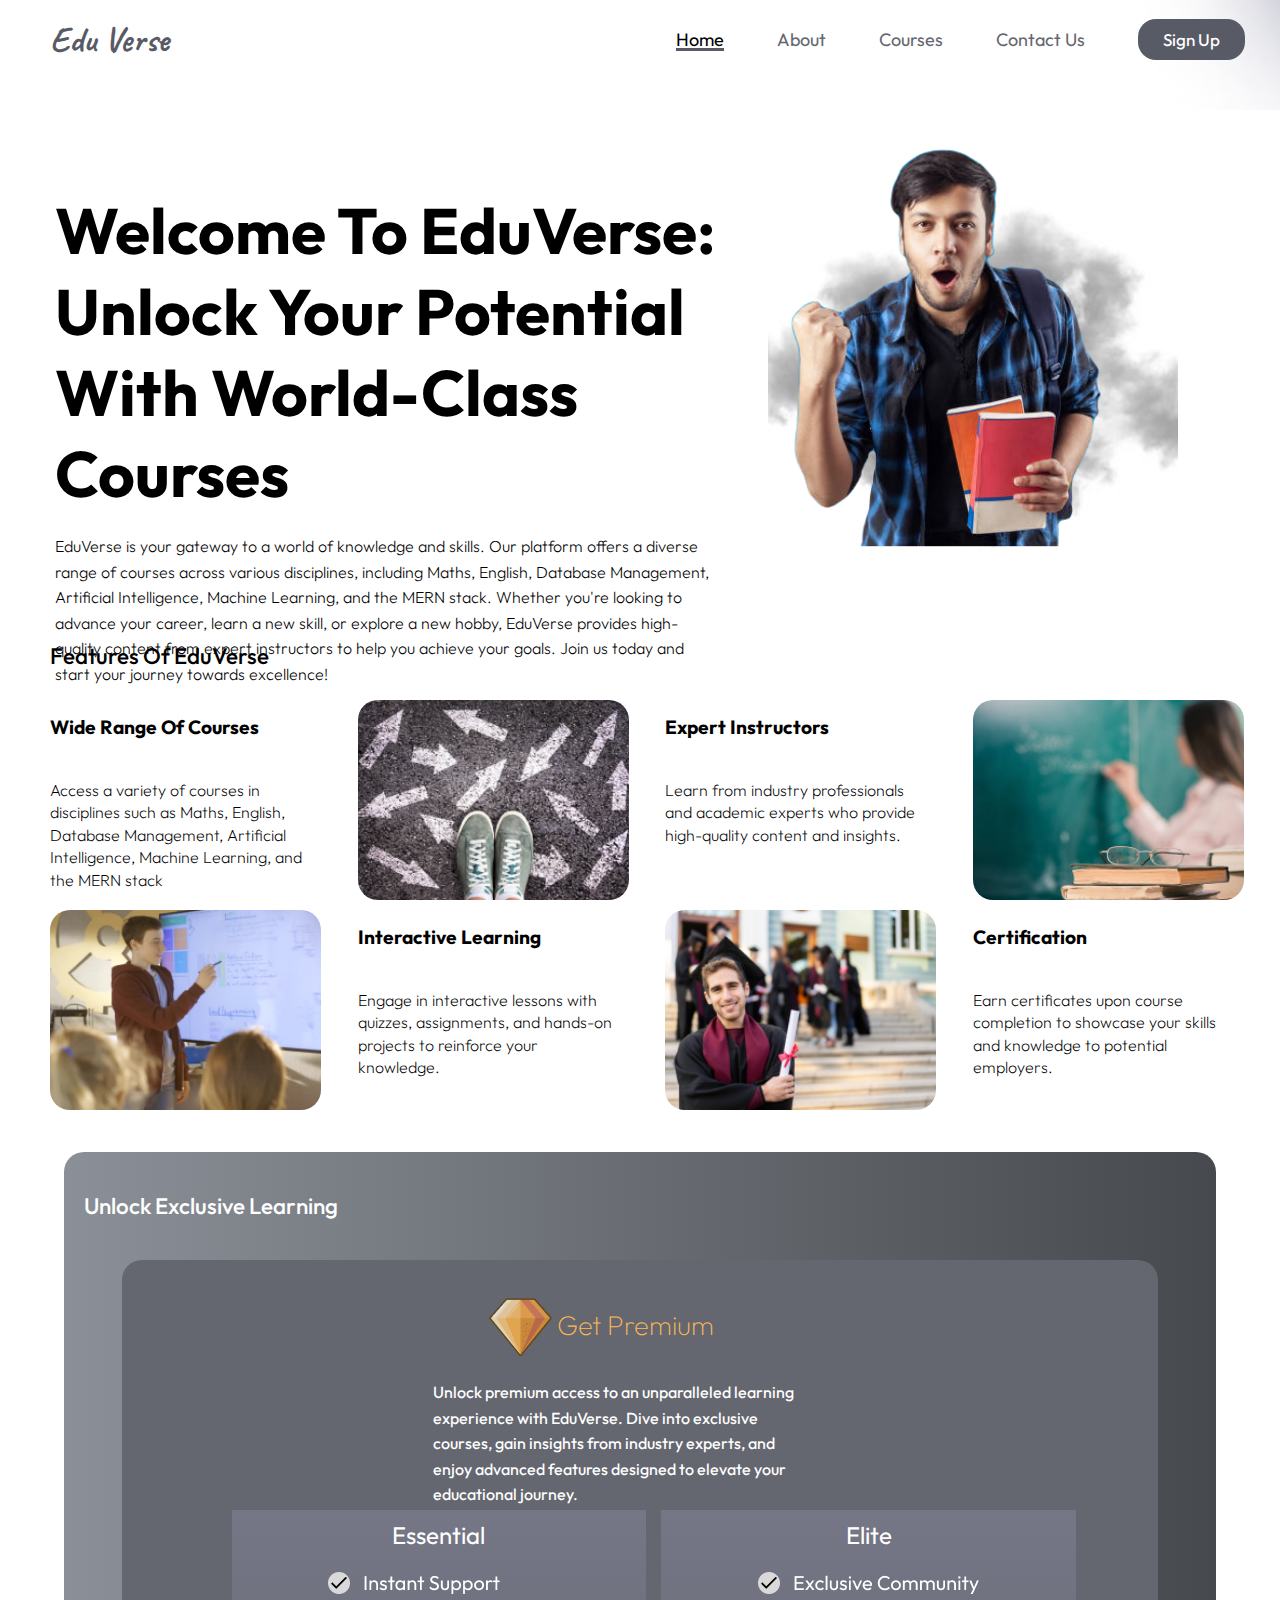
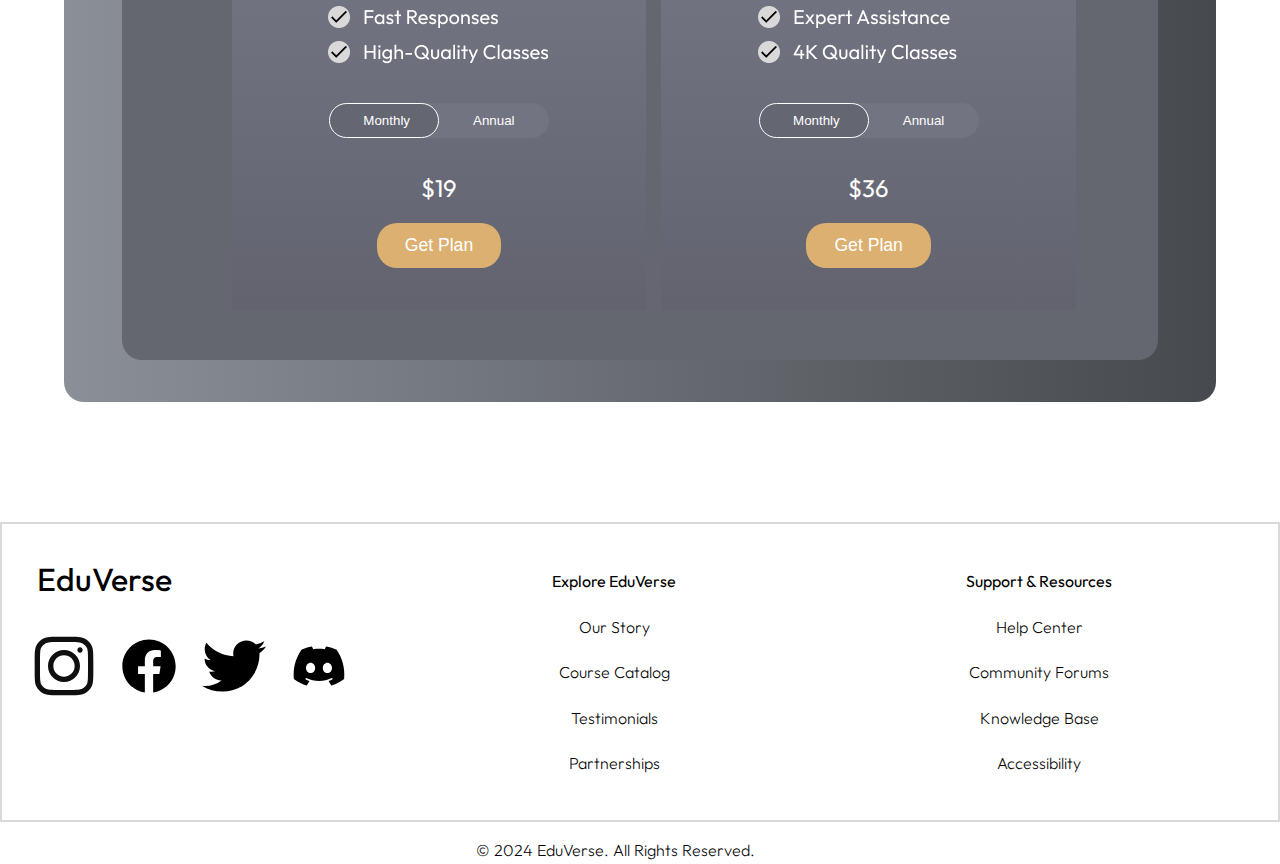
<file: index.html>
<!DOCTYPE html>
<html lang="en">

<head>
    <meta charset="UTF-8">
    <meta name="viewport" content="width=device-width, initial-scale=1.0">
    <link rel="stylesheet" href="./css//style.css">
    <link rel="stylesheet" href="https://cdnjs.cloudflare.com/ajax/libs/font-awesome/5.15.3/css/all.min.css" />
    <title>EDUVERSE</title>
    <link rel="icon" href="./images//eduverse-icon.png" type="image/png" />
</head>

<body>
    <div class="container">
        <nav>
            <input type="checkbox" id="check">
            <label for="check" class="check-btn">
                <i class="fas fa-bars"></i>
            </label>
            <label class="logo">edu verse</label>
            <ul>
                <li><a href="#" class="active">Home</a></li>
                <li><a href="about.html">About</a></li>
                <li><a href="course.html">Courses</a></li>
                <li><a href="contact.html">Contact us</a></li>
                <li><a href="#" class="btn">Sign up</a></li>
                <div class="blur-img">
                    <img src="./images//blurNav.png" alt="">
                </div>
            </ul>

        </nav>

        <section id="hero">
            <div class="hero-body">
                <div class="image">
                    <img src="./images//heroImg.png" alt="">
                </div>
                <div class="contant">
                    <div class="head">
                        <h1>Welcome to EduVerse: Unlock Your Potential with World-Class Courses</h1>
                    </div>
                    <div class="discription">
                        <p>
                            EduVerse is your gateway to a world of knowledge and skills. Our platform offers a diverse
                            range of courses across various disciplines, including Maths, English, Database Management,
                            Artificial Intelligence, Machine Learning, and the MERN stack. Whether you're looking to
                            advance your career, learn a new skill, or explore a new hobby, EduVerse provides
                            high-quality content from expert instructors to help you achieve your goals. Join us today
                            and start your journey towards excellence!
                        </p>
                    </div>
                </div>

            </div>
        </section>
        <div class="features" id="features">
            <div class="sub-head">
                <h3>features of EduVerse</h3>
            </div>
            <div class="card-body">
                <div class="image left-contant-img">
                    <img src="./images/WideRange.png" alt="">
                </div>
                <div class="contant left-contant">
                    <h4 class="card-head">Wide Range of Courses</h4>
                    <p class="card-p">Access a variety of courses in disciplines such as Maths, English, Database
                        Management,
                        Artificial Intelligence, Machine Learning, and the MERN stack</p>
                </div>

            </div>
            <div class="card-body ">
                <div class="image left-contant-img">
                    <img src="./images/Expert.png" alt="">
                </div>
                <div class="contant left-contant">
                    <h4>Expert Instructors</h4>
                    <p class="card-p">Learn from industry professionals and academic experts who provide high-quality
                        content and
                        insights.</p>
                </div>
            </div>
            <div class="card-body">
                <div class="image">
                    <img src="./images/Interactive.png" alt="">
                </div>
                <div class="contant">
                    <h4>Interactive Learning</h4>
                    <p class="card-p">Engage in interactive lessons with quizzes, assignments, and hands-on projects to
                        reinforce your
                        knowledge.</p>
                </div>
            </div>
            <div class="card-body">
                <div class="image">
                    <img src="./images/Certification.png" alt="">
                </div>
                <div class="contant">
                    <h4>Certification</h4>
                    <p class="card-p">Earn certificates upon course completion to showcase your skills and knowledge to
                        potential
                        employers.</p>
                </div>
            </div>

        </div>

        <div class="Unlock-Exclusive">
            <div class="sub-head">
                <h3>Unlock Exclusive Learning</h3>
            </div>
            <div class="get-premium">
                <div class="head-body">
                    <div class="image">
                        <img src="./images/Diamond.png" alt="">
                    </div>
                    <div class="head">
                        <h3 class="h3">Get Premium</h3>
                    </div>
                </div>

                <div class="discription">
                    <div class="contant">
                        <p>
                            Unlock premium access to an unparalleled learning experience with EduVerse. Dive into
                            exclusive
                            courses, gain insights from industry experts, and enjoy advanced features designed to
                            elevate
                            your educational journey.
                        </p>
                    </div>
                </div>
                <div class="plans">
                    <div class="essential">
                        <h4>Essential</h4>
                        <div class="unlocks">
                            <img src="./images//essential-unlocks.png" alt="">
                        </div>
                        <div class="form-box">
                            <div class="button-box">
                                <div id="btn"></div>
                                <button type="button" class="toggle-btn" onclick="leftClick()">Monthly</button>
                                <button type="button" class="toggle-btn" onclick="rightClick()">Annual</button>
                            </div>
                            <div class="essential-monthly">
                                <h4>$19</h4>
                            </div>
                            <div class="essential-annual">
                                <h4> <del>$228</del> $199</h4>
                            </div>
                            <div class="button">
                                <button class="plan-btn" type="button">Get Plan</button>
                            </div>
                        </div>

                    </div>
                    <div class="elite">
                        <h4>Elite</h4>
                        <div class="unlocks">
                            <img src="./images//elite-unlocks.png" alt="">
                        </div>
                        <div class="form-box">
                            <div class="button-box">
                                <div id="btn2"></div>
                                <button type="button" class="toggle-btn" onclick="EleftClick()">Monthly</button>
                                <button type="button" class="toggle-btn" onclick="ErightClick()">Annual</button>
                            </div>
                            <div class="elite-monthly">
                                <h4>$36</h4>
                            </div>
                            <div class="elite-annual">
                                <h4> <del>$428</del> $379</h4>
                            </div>
                            <div class="button">
                                <button class="plan-btn" type="button">Get Plan</button>
                            </div>
                        </div>
                    </div>
                </div>

            </div>
        </div>
        <div class="footer">
            <div class="social-media">
                <h1>EduVerse</h1>
                <div class="icons">
                    <div class="insta">
                        <img src="./images/insta.svg" alt="">
                    </div>
                    <div class="facebook">
                        <img src="./images/facebook.svg" alt="">
                    </div>
                    <div class="twitter">
                        <img src="./images/twitter.svg" alt="">
                    </div>
                    <div class="discord">
                        <img src="./images/discord.svg" alt="">
                    </div>
                </div>
            </div>
            <div class="Explore">
                <p class="head">Explore EduVerse</p class="head">
                <p>Our Story</p>
                <p>Course Catalog</p>
                <p>Testimonials</p>
                <p>Partnerships</p>
            </div>
            <div class="Support">
                <p class="head">Support & Resources</p class="head">
                <p>Help Center</p>
                <p>Community Forums</p>
                <p>Knowledge Base</p>
                <p>Accessibility</p>
            </div>
            <div class="rights"></div>
        </div>
        <div class="rights">
            <p>© 2024 EduVerse. All rights reserved.</p>
        </div>
    </div>

    <script src="./js/index.js"></script>
</body>

</html>
</file>
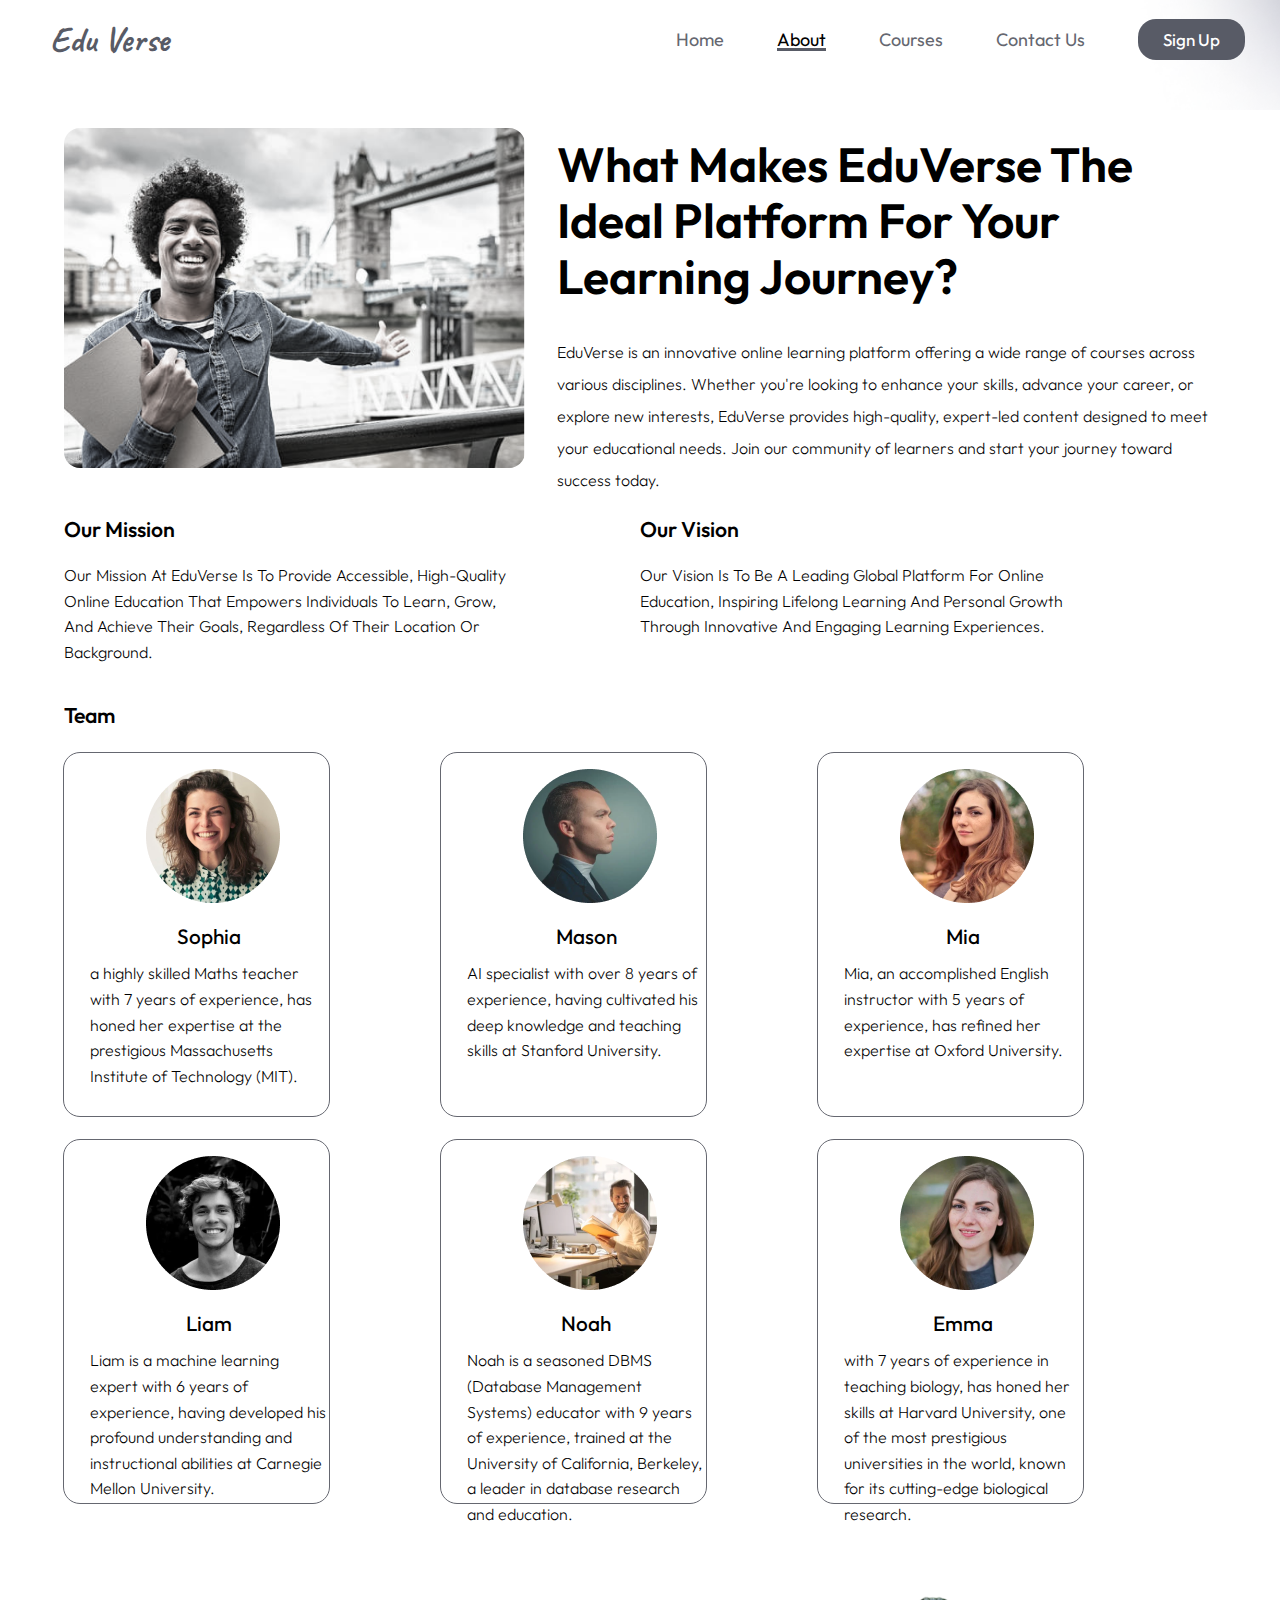
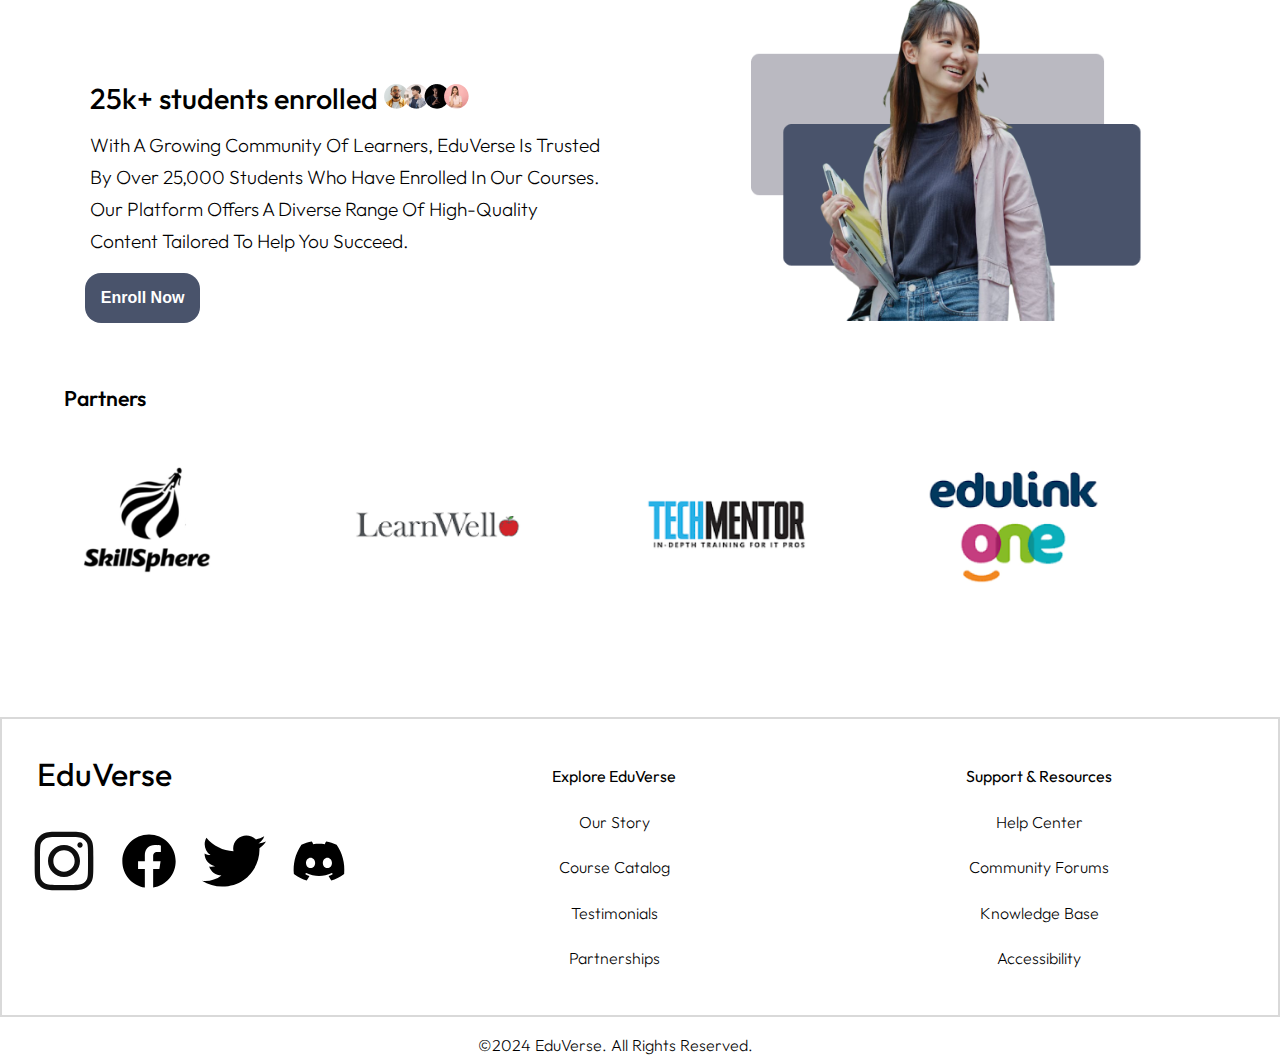
<file: about.html>
<!DOCTYPE html>
<html lang="en">

<head>
    <meta charset="UTF-8">
    <meta name="viewport" content="width=device-width, initial-scale=1.0">
    <link rel="stylesheet" href="./css//style.css">
    <link rel="stylesheet" href="https://cdnjs.cloudflare.com/ajax/libs/font-awesome/5.15.3/css/all.min.css" />
    <title>EDUVERSE</title>
    <link rel="icon" href="./images//eduverse-icon.png" type="image/png" />
</head>

<body>

    <div class="container">
        <nav>
            <input type="checkbox" id="check">
            <label for="check" class="check-btn">
                <i class="fas fa-bars"></i>
            </label>
            <label class="logo">edu verse</label>
            <ul>
                <li><a href="index.html">Home</a></li>
                <li><a href="about.html" class="active">About</a></li>
                <li><a href="course.html">Courses</a></li>
                <li><a href="contact.html">Contact us</a></li>
                <li><a href="#" class="btn">Sign up</a></li>
                <div class="blur-img">
                    <img src="./images//blurNav.png" alt="">
                </div>
            </ul>
        </nav>
        <div class="about-hero">
            <div class="about-img">
                <img src="./images//about-hero.png" alt="">
            </div>
            <div class="about-contant">
                <h3>What makes EduVerse the ideal platform for your learning journey?</h3>
                <p class="discription">EduVerse is an innovative online learning platform offering a wide range of
                    courses across various disciplines. Whether you're looking to enhance your skills, advance your
                    career, or explore new interests, EduVerse provides high-quality, expert-led content designed to
                    meet your educational needs. Join our community of learners and start your journey toward success
                    today.</p>
            </div>
            <div class="goals">
                <div class="mission">
                    <h4 class="about-subhead">Our Mission</h4>
                    <p>Our mission at EduVerse is to provide accessible, high-quality online education that empowers
                        individuals to learn, grow, and achieve their goals, regardless of their location or background.
                    </p>
                </div>
                <div class="vision">
                    <h4 class="about-subhead">Our Vision</h4>
                    <p>Our vision is to be a leading global platform for online education, inspiring lifelong learning
                        and personal growth through innovative and engaging learning experiences.</p>
                </div>
            </div>
            <div class="team">
                <h4 class="about-subhead">Team</h4>
                <div class="card">
                    <div class="image">
                        <img src="./images/team-1.png" alt="">
                    </div>
                    <div class="contant">
                        <p class="team-name">Sophia</p>
                        <p>a highly skilled Maths teacher with 7 years of experience, has honed her expertise at the
                            prestigious Massachusetts Institute of Technology (MIT).</p>
                    </div>
                </div>
                <div class="card">
                    <div class="image">
                        <img src="./images/team-2.png" alt="">
                    </div>
                    <div class="contant">
                        <p class="team-name">Mason</p>
                        <p>AI specialist with over 8 years of experience, having cultivated his deep knowledge and
                            teaching skills at Stanford University.</p>
                    </div>
                </div>
                <div class="card">
                    <div class="image">
                        <img src="./images/team-3.png" alt="">
                    </div>
                    <div class="contant">
                        <p class="team-name">Mia</p>
                        <p>Mia, an accomplished English instructor with 5 years of experience, has refined her expertise
                            at Oxford University.</p>
                    </div>
                </div>

                <div class="card">
                    <div class="image">
                        <img src="./images/team-4.png" alt="">
                    </div>
                    <div class="contant">
                        <p class="team-name">Liam</p>
                        <p>Liam is a machine learning expert with 6 years of experience, having developed his profound
                            understanding and instructional abilities at Carnegie Mellon University.</p>
                    </div>
                </div>

                <div class="card">
                    <div class="image">
                        <img src="./images/team-5.png" alt="">
                    </div>
                    <div class="contant">
                        <p class="team-name">Noah</p>
                        <p>Noah is a seasoned DBMS (Database Management Systems) educator with 9 years of experience,
                            trained at the University of California, Berkeley, a leader in database research and
                            education.</p>
                    </div>
                </div>

                <div class="card">
                    <div class="image">
                        <img src="./images/team-6.png" alt="">
                    </div>
                    <div class="contant">
                        <p class="team-name">Emma</p>
                        <p>with 7 years of experience in teaching biology, has honed her skills at Harvard University,
                            one of the most prestigious universities in the world, known for its cutting-edge biological
                            research.</p>
                    </div>
                </div>

            </div>

            <div class="students">
                <div class="contant">
                    <p class="about-students">25k+ students enrolled <img src="./images/students.png" alt=""></p>
                    <p class="discription">With a growing community of learners, EduVerse is trusted by over 25,000
                        students who have
                        enrolled in our courses. Our platform offers a diverse range of high-quality content tailored to
                        help you succeed.</p>

                    <button>Enroll Now</button>
                </div>
                <div class="image">
                    <img src="./images//student.png" alt="">
                </div>
            </div>

            <div class="partners">
                <h4 class="about-subhead">Partners</h4>
                <div class="partner-logo">
                    <div class="logo">
                        <img src="./images//partner-1.png" alt="">
                    </div>
                    <div class="logo">
                        <img src="./images//partner-2.png" alt="">
                    </div>
                    <div class="logo">
                        <img src="./images//partner-3.png" alt="">
                    </div>
                    <div class="logo">
                        <img src="./images//partner-4.png" alt="">
                    </div>
                </div>
            </div>
        </div>
        <div class="footer">
            <div class="social-media">
                <h1>EduVerse</h1>
                <div class="icons">
                    <div class="insta">
                        <img src="./images/insta.svg" alt="">
                    </div>
                    <div class="facebook">
                        <img src="./images/facebook.svg" alt="">
                    </div>
                    <div class="twitter">
                        <img src="./images/twitter.svg" alt="">
                    </div>
                    <div class="discord">
                        <img src="./images/discord.svg" alt="">
                    </div>
                </div>
            </div>
            <div class="Explore">
                <p class="head">Explore EduVerse</p class="head">
                <p>Our Story</p>
                <p>Course Catalog</p>
                <p>Testimonials</p>
                <p>Partnerships</p>
            </div>
            <div class="Support">
                <p class="head">Support & Resources</p class="head">
                <p>Help Center</p>
                <p>Community Forums</p>
                <p>Knowledge Base</p>
                <p>Accessibility</p>
            </div>
            <div class="rights"></div>
        </div>
        <div class="rights">
            <p>©2024 EduVerse. All rights reserved.</p>
        </div>
    </div>

</body>

</html>
</file>
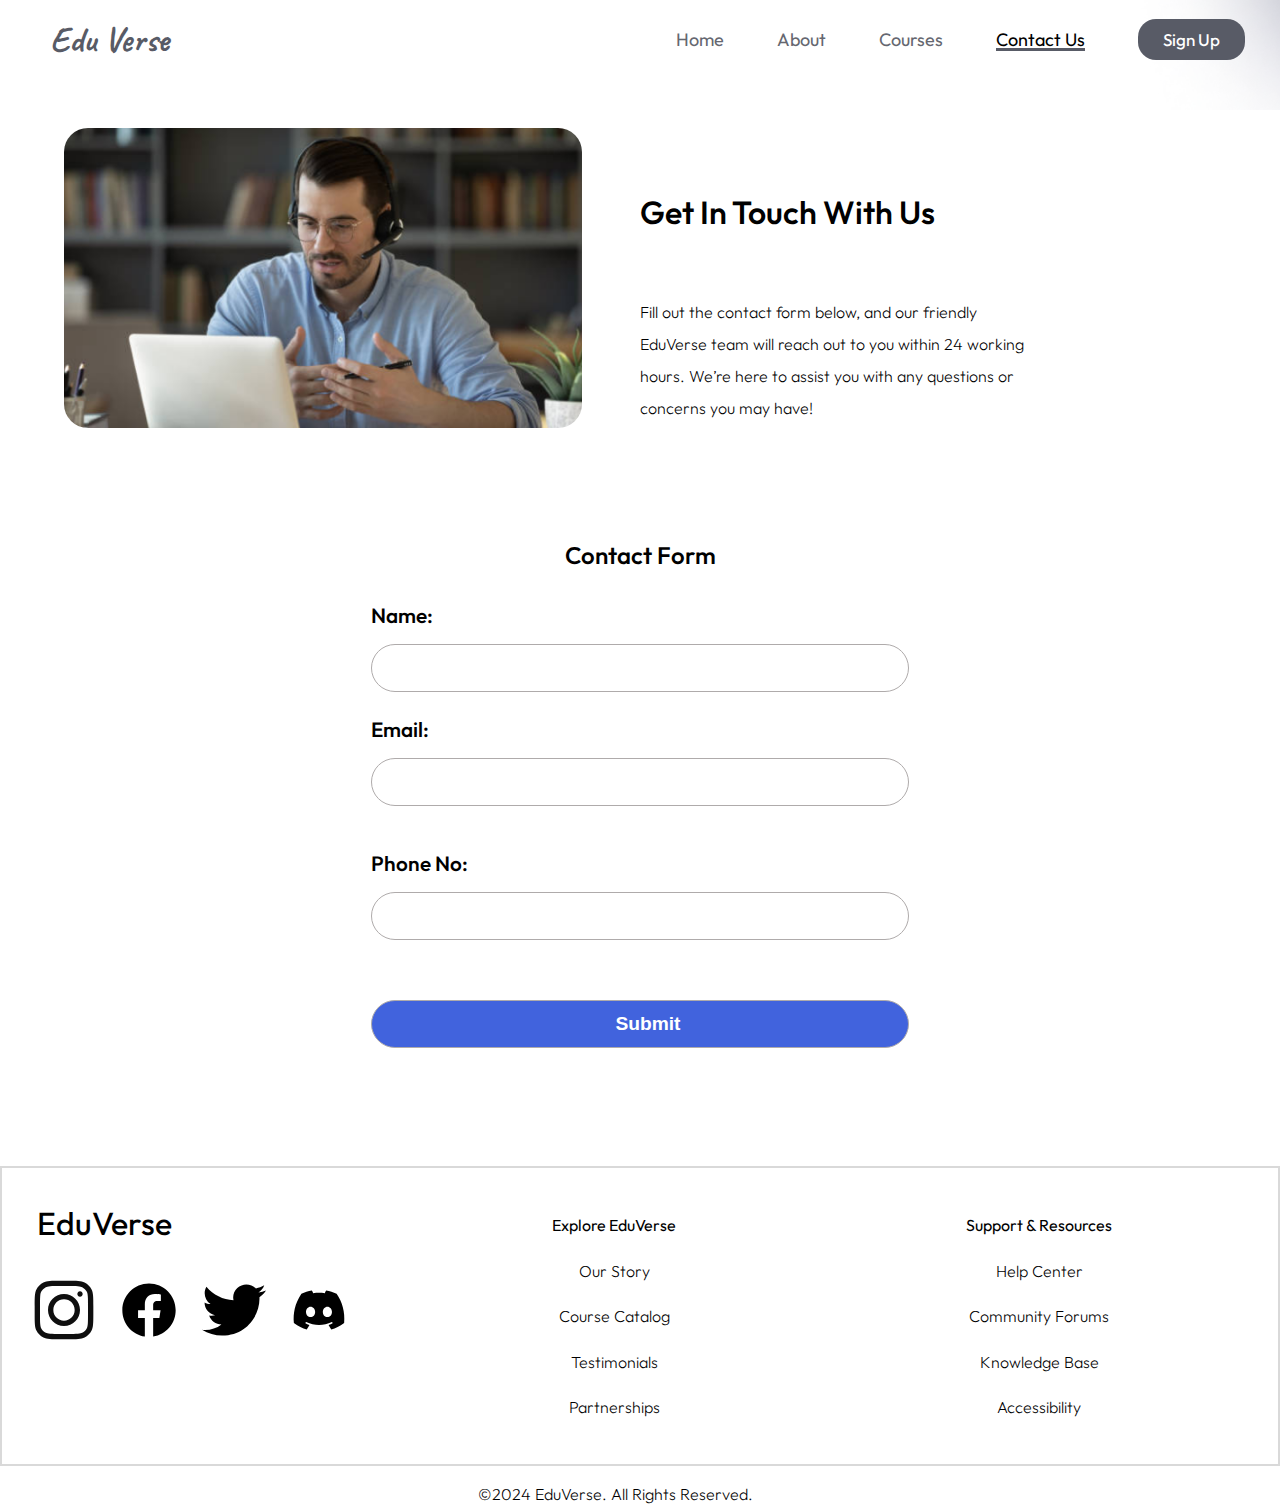
<file: contact.html>
<!DOCTYPE html>
<html lang="en">

<head>
    <meta charset="UTF-8">
    <meta name="viewport" content="width=device-width, initial-scale=1.0">
    <link rel="stylesheet" href="./css//style.css">
    <link rel="stylesheet" href="https://cdnjs.cloudflare.com/ajax/libs/font-awesome/5.15.3/css/all.min.css" />
    <title>EDUVERSE</title>
    <link rel="icon" href="./images//eduverse-icon.png" type="image/png" />
</head>

<body>

    <div class="container">
        <nav>
            <input type="checkbox" id="check">
            <label for="check" class="check-btn">
                <i class="fas fa-bars"></i>
            </label>
            <label class="logo">edu verse</label>
            <ul>
                <li><a href="index.html">Home</a></li>
                <li><a href="about.html">About</a></li>
                <li><a href="course.html">Courses</a></li>
                <li><a href="contact.html" class="active">Contact us</a></li>
                <li><a href="#" class="btn">Sign up</a></li>
                <div class="blur-img">
                    <img src="./images//blurNav.png" alt="">
                </div>
            </ul>
        </nav>
        <div class="contact-body">
            <div class="contact-hero">
                <div class="contact-image">
                    <img src="./images//contact.png" alt="">
                </div>
                <div class="contact-contant">
                    <h3>Get in Touch with Us</h3>
                    <p>Fill out the contact form below, and our friendly EduVerse team will reach out to you within 24
                        working hours. We’re here to assist you with any questions or concerns you may have!</p>
                </div>
            </div>
        </div>
        <div class="contact-form-body">
            <h3>Contact Form</h3>
            <div class="form">
                <form >
                    <label class="label" for="fname">Name:</label><br>
                    <input type="text" id="fname" name="fname" placeholder=""><br>
                    <label class="label" for="email">Email:</label><br>
                    <input type="email" id="email" name="lname" ><br><br>
                    <label class="label" for="ph">Phone No:</label><br>
                    <input type="text" id="ph" name="lname" ><br><br>
                    <input type="submit" class="btn-contact" value="Submit">
                  </form> 
            </div>
        </div>
        <div class="footer contact-footer">
            <div class="social-media">
                <h1>EduVerse</h1>
                <div class="icons">
                    <div class="insta">
                        <img src="./images/insta.svg" alt="">
                    </div>
                    <div class="facebook">
                        <img src="./images/facebook.svg" alt="">
                    </div>
                    <div class="twitter">
                        <img src="./images/twitter.svg" alt="">
                    </div>
                    <div class="discord">
                        <img src="./images/discord.svg" alt="">
                    </div>
                </div>
            </div>
            <div class="Explore">
                <p class="head">Explore EduVerse</p class="head">
                <p>Our Story</p>
                <p>Course Catalog</p>
                <p>Testimonials</p>
                <p>Partnerships</p>
            </div>
            <div class="Support">
                <p class="head">Support & Resources</p class="head">
                <p>Help Center</p>
                <p>Community Forums</p>
                <p>Knowledge Base</p>
                <p>Accessibility</p>
            </div>
            <div class="rights"></div>
        </div>
        <div class="rights">
            <p>©2024 EduVerse. All rights reserved.</p>
        </div>
    </div>
</file>
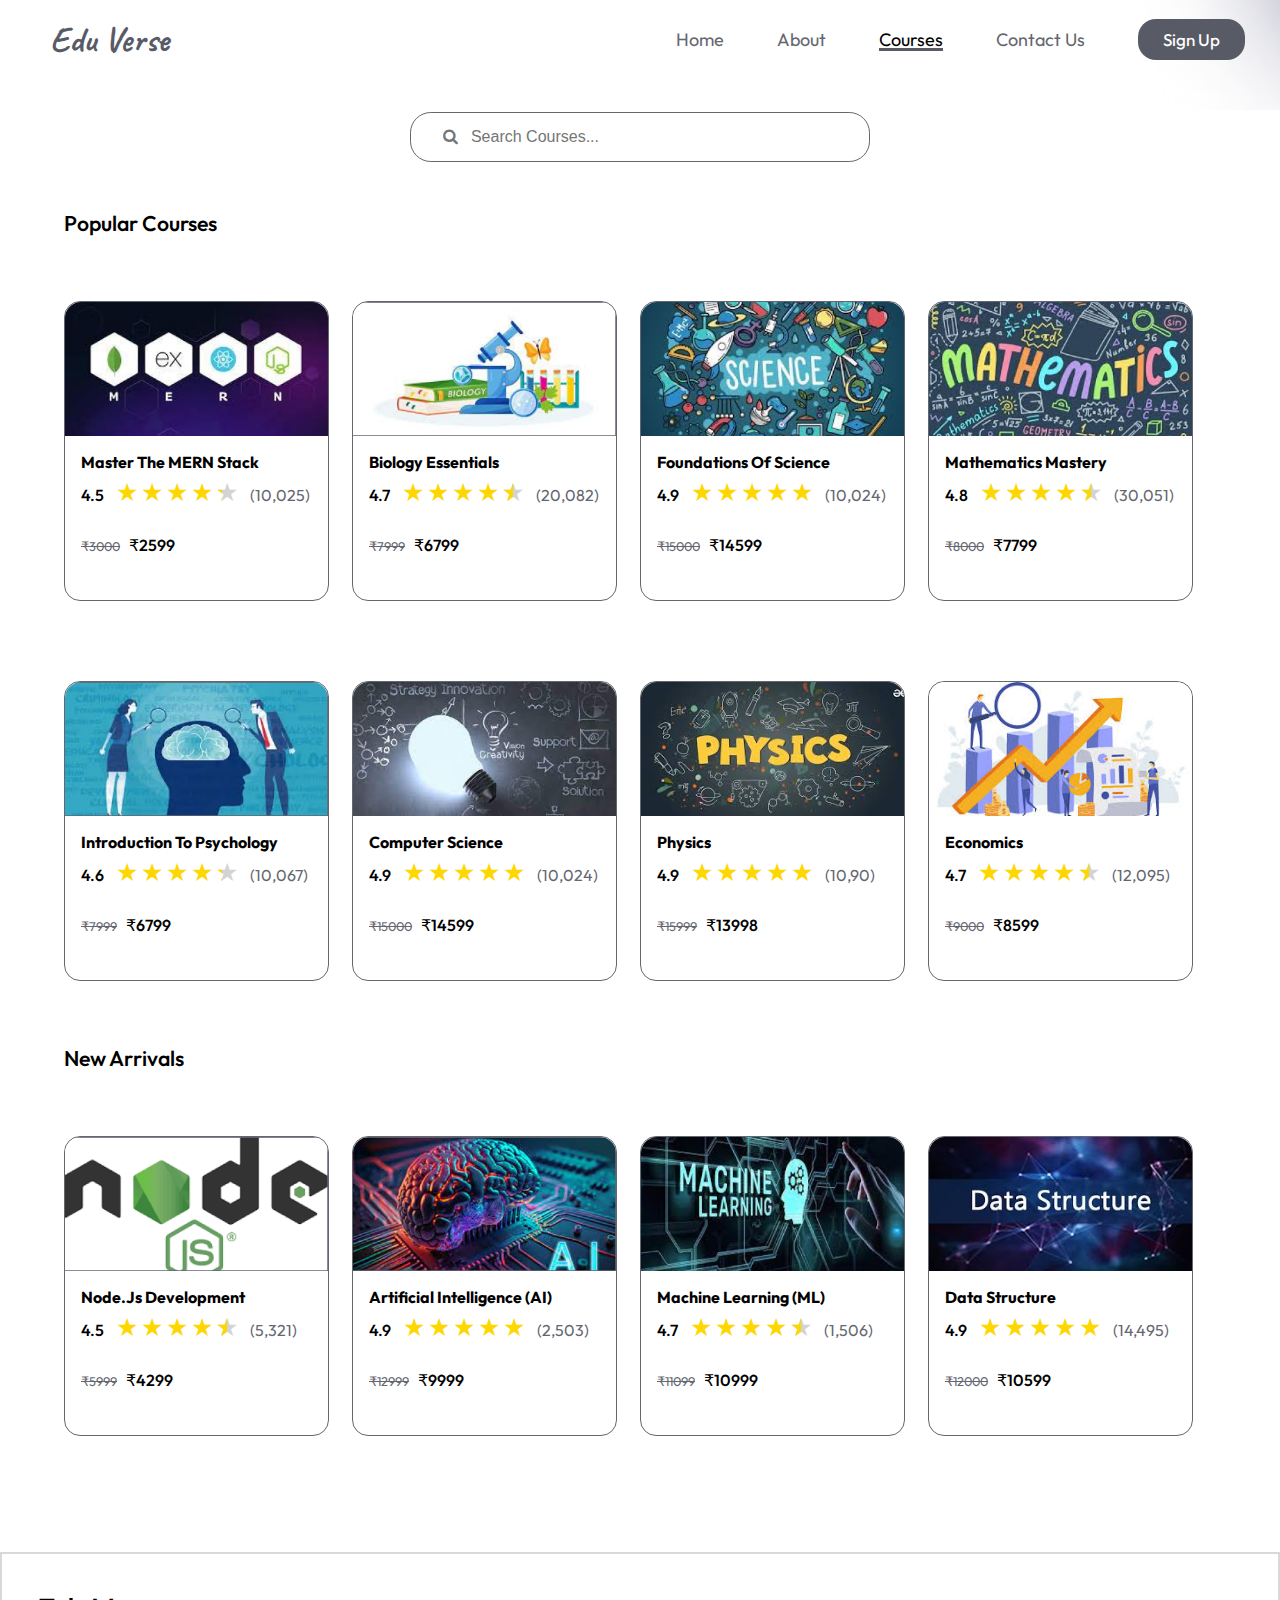
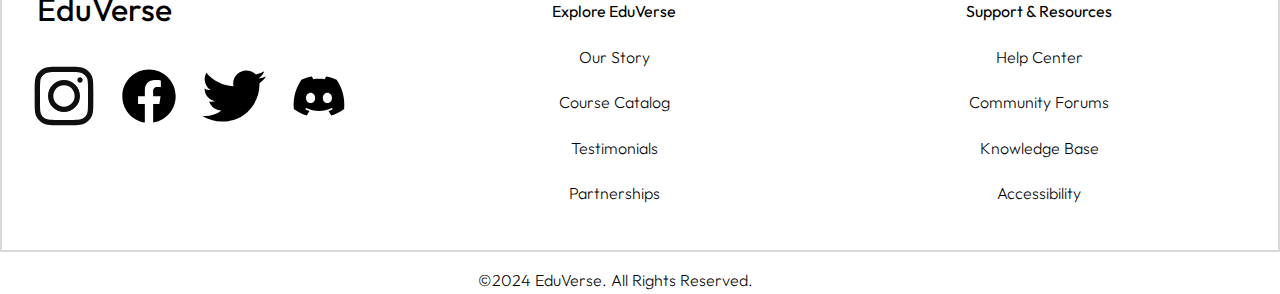
<file: course.html>
<!DOCTYPE html>
<html lang="en">

<head>
    <meta charset="UTF-8">
    <meta name="viewport" content="width=device-width, initial-scale=1.0">
    <link rel="stylesheet" href="./css//style.css">
    <link rel="stylesheet" href="https://cdnjs.cloudflare.com/ajax/libs/font-awesome/5.15.3/css/all.min.css" />
    <link href="https://cdnjs.cloudflare.com/ajax/libs/font-awesome/4.7.0/css/font-awesome.min.css" rel="stylesheet" />
    <title>EDUVERSE</title>
    <link rel="icon" href="./images//eduverse-icon.png" type="image/png" />
</head>

<body>
    <div class="container">
        <nav>
            <input type="checkbox" id="check">
            <label for="check" class="check-btn">
                <i class="fas fa-bars"></i>
            </label>
            <label class="logo">edu verse</label>
            <ul>
                <li><a href="index.html">Home</a></li>
                <li><a href="about.html">About</a></li>
                <li><a href="course.html" class="active">Courses</a></li>
                <li><a href="contact.html">Contact us</a></li>
                <li><a href="#" class="btn">Sign up</a></li>
                <div class="blur-img">
                    <img src="./images//blurNav.png" alt="">
                </div>
            </ul>
        </nav>
        <div class="course-body">
            <div class="search">
                <input type="text" placeholder="&#xF002;   Search Courses..." style="font-family:Arial, FontAwesome">
            </div>
            <div class="popular-courses">
                <h3 class="about-subhead">Popular Courses</h3>
                <div class="course-card">
                    <div class="image">
                        <img src="./assets/course-1.png" alt="">
                    </div>
                    <div class="contant">
                        <h4>Master the MERN Stack</h4>
                        <p>4.5 &nbsp; &nbsp;<span class="star full">&#9733;</span>
                            <span class="star full">&#9733;</span>
                            <span class="star full">&#9733;</span>
                            <span class="star full">&#9733;</span>
                            <span class="star quarter">&#9733;</span>
                            <span class="review">&nbsp; &nbsp;(10,025)</span>
                        </p>
                        <div class="discount">
                            <p><span class="discount-price">₹3000</span>&nbsp; &nbsp;₹2599</p>
                        </div>
                    </div>
                </div>

                <div class="course-card">
                    <div class="image">
                        <img src="./assets/course-2.png" alt="">
                    </div>
                    <div class="contant">
                        <h4>Biology Essentials</h4>
                        <p>4.7 &nbsp; &nbsp;<span class="star full">&#9733;</span>
                            <span class="star full">&#9733;</span>
                            <span class="star full">&#9733;</span>
                            <span class="star full">&#9733;</span>
                            <span class="star half">&#9733;</span>
                            <span class="review">&nbsp; &nbsp;(20,082)</span>
                        </p>
                        <div class="discount">
                            <p><span class="discount-price">₹7999</span>&nbsp; &nbsp;₹6799</p>
                        </div>
                    </div>
                </div>

                <div class="course-card">
                    <div class="image">
                        <img src="./assets/course-3.png" alt="">
                    </div>
                    <div class="contant">
                        <h4>Foundations of Science</h4>
                        <p>4.9 &nbsp; &nbsp;<span class="star full">&#9733;</span>
                            <span class="star full">&#9733;</span>
                            <span class="star full">&#9733;</span>
                            <span class="star full">&#9733;</span>
                            <span class="star full">&#9733;</span>
                            <span class="review">&nbsp; &nbsp;(10,024)</span>
                        </p>
                        <div class="discount">
                            <p><span class="discount-price">₹15000</span>&nbsp; &nbsp;₹14599</p>
                        </div>
                    </div>
                </div>

                <div class="course-card">
                    <div class="image">
                        <img src="./assets/course-4.png" alt="">
                    </div>
                    <div class="contant">
                        <h4>Mathematics Mastery</h4>
                        <p>4.8 &nbsp; &nbsp;<span class="star full">&#9733;</span>
                            <span class="star full">&#9733;</span>
                            <span class="star full">&#9733;</span>
                            <span class="star full">&#9733;</span>
                            <span class="star half">&#9733;</span>
                            <span class="review">&nbsp; &nbsp;(30,051)</span>
                        </p>
                        <div class="discount">
                            <p><span class="discount-price">₹8000</span>&nbsp; &nbsp;₹7799</p>
                        </div>
                    </div>
                </div>

                <div class="course-card">
                    <div class="image">
                        <img src="./assets/course-6.png" alt="">
                    </div>
                    <div class="contant">
                        <h4>Introduction to Psychology</h4>
                        <p>4.6 &nbsp; &nbsp;<span class="star full">&#9733;</span>
                            <span class="star full">&#9733;</span>
                            <span class="star full">&#9733;</span>
                            <span class="star full">&#9733;</span>
                            <span class="star quarter">&#9733;</span>
                            <span class="review">&nbsp; &nbsp;(10,067)</span>
                        </p>
                        <div class="discount">
                            <p><span class="discount-price">₹7999</span>&nbsp; &nbsp;₹6799</p>
                        </div>
                    </div>
                </div>

                <div class="course-card">
                    <div class="image">
                        <img src="./assets/course-5.png" alt="">
                    </div>
                    <div class="contant">
                        <h4>Computer Science</h4>
                        <p>4.9 &nbsp; &nbsp;<span class="star full">&#9733;</span>
                            <span class="star full">&#9733;</span>
                            <span class="star full">&#9733;</span>
                            <span class="star full">&#9733;</span>
                            <span class="star full">&#9733;</span>
                            <span class="review">&nbsp; &nbsp;(10,024)</span>
                        </p>
                        <div class="discount">
                            <p><span class="discount-price">₹15000</span>&nbsp; &nbsp;₹14599</p>
                        </div>
                    </div>
                </div>

                <div class="course-card">
                    <div class="image">
                        <img src="./assets/course-7.jpeg" alt="">
                    </div>
                    <div class="contant">
                        <h4>Physics</h4>
                        <p>4.9 &nbsp; &nbsp;<span class="star full">&#9733;</span>
                            <span class="star full">&#9733;</span>
                            <span class="star full">&#9733;</span>
                            <span class="star full">&#9733;</span>
                            <span class="star full">&#9733;</span>
                            <span class="review">&nbsp; &nbsp;(10,90)</span>
                        </p>
                        <div class="discount">
                            <p><span class="discount-price">₹15999</span>&nbsp; &nbsp;₹13998</p>
                        </div>
                    </div>
                </div>

                <div class="course-card">
                    <div class="image">
                        <img src="./assets/course-8.jpeg" alt="">
                    </div>
                    <div class="contant">
                        <h4>Economics</h4>
                        <p>4.7 &nbsp; &nbsp;<span class="star full">&#9733;</span>
                            <span class="star full">&#9733;</span>
                            <span class="star full">&#9733;</span>
                            <span class="star full">&#9733;</span>
                            <span class="star half">&#9733;</span>
                            <span class="review">&nbsp; &nbsp;(12,095)</span>
                        </p>
                        <div class="discount">
                            <p><span class="discount-price">₹9000</span>&nbsp; &nbsp;₹8599</p>
                        </div>
                    </div>
                </div>
            </div>
            <div class="new-arrivals">
                <h4 class="about-subhead">New Arrivals</h4>


                <div class="course-card">
                    <div class="image">
                        <img src="./assets/new-1.png" alt="">
                    </div>
                    <div class="contant">
                        <h4>Node.js Development</h4>
                        <p>4.5 &nbsp; &nbsp;<span class="star full">&#9733;</span>
                            <span class="star full">&#9733;</span>
                            <span class="star full">&#9733;</span>
                            <span class="star full">&#9733;</span>
                            <span class="star half">&#9733;</span>
                            <span class="review">&nbsp; &nbsp;(5,321)</span>
                        </p>
                        <div class="discount">
                            <p><span class="discount-price">₹5999</span>&nbsp; &nbsp;₹4299</p>
                        </div>
                    </div>
                </div>

                <div class="course-card">
                    <div class="image">
                        <img src="./assets/new-2.png" alt="">
                    </div>
                    <div class="contant">
                        <h4>Artificial Intelligence (AI)</h4>
                        <p>4.9 &nbsp; &nbsp;<span class="star full">&#9733;</span>
                            <span class="star full">&#9733;</span>
                            <span class="star full">&#9733;</span>
                            <span class="star full">&#9733;</span>
                            <span class="star full">&#9733;</span>
                            <span class="review">&nbsp; &nbsp;(2,503)</span>
                        </p>
                        <div class="discount">
                            <p><span class="discount-price">₹12999</span>&nbsp; &nbsp;₹9999</p>
                        </div>
                    </div>
                </div>

                <div class="course-card">
                    <div class="image">
                        <img src="./assets/new-3.png" alt="">
                    </div>
                    <div class="contant">
                        <h4>Machine Learning (ML)</h4>
                        <p>4.7 &nbsp; &nbsp;<span class="star full">&#9733;</span>
                            <span class="star full">&#9733;</span>
                            <span class="star full">&#9733;</span>
                            <span class="star full">&#9733;</span>
                            <span class="star half">&#9733;</span>
                            <span class="review">&nbsp; &nbsp;(1,506)</span>
                        </p>
                        <div class="discount">
                            <p><span class="discount-price">₹11099</span>&nbsp; &nbsp;₹10999</p>
                        </div>
                    </div>
                </div>

                <div class="course-card">
                    <div class="image">
                        <img src="./assets/new-4.jpeg" alt="">
                    </div>
                    <div class="contant">
                        <h4>Data Structure</h4>
                        <p>4.9 &nbsp; &nbsp;<span class="star full">&#9733;</span>
                            <span class="star full">&#9733;</span>
                            <span class="star full">&#9733;</span>
                            <span class="star full">&#9733;</span>
                            <span class="star full">&#9733;</span>
                            <span class="review">&nbsp; &nbsp;(14,495)</span>
                        </p>
                        <div class="discount">
                            <p><span class="discount-price">₹12000</span>&nbsp; &nbsp;₹10599</p>
                        </div>
                    </div>
                </div>

            </div>
        </div>
        <div class="footer">
            <div class="social-media">
                <h1>EduVerse</h1>
                <div class="icons">
                    <div class="insta">
                        <img src="./images/insta.svg" alt="">
                    </div>
                    <div class="facebook">
                        <img src="./images/facebook.svg" alt="">
                    </div>
                    <div class="twitter">
                        <img src="./images/twitter.svg" alt="">
                    </div>
                    <div class="discord">
                        <img src="./images/discord.svg" alt="">
                    </div>
                </div>
            </div>
            <div class="Explore">
                <p class="head">Explore EduVerse</p class="head">
                <p>Our Story</p>
                <p>Course Catalog</p>
                <p>Testimonials</p>
                <p>Partnerships</p>
            </div>
            <div class="Support">
                <p class="head">Support & Resources</p class="head">
                <p>Help Center</p>
                <p>Community Forums</p>
                <p>Knowledge Base</p>
                <p>Accessibility</p>
            </div>
            <div class="rights"></div>
        </div>
        <div class="rights">
            <p>©2024 EduVerse. All rights reserved.</p>
        </div>
    </div>
</body>

</html>
</file>
<file: css/style.css>
@import url('https://fonts.googleapis.com/css2?family=Londrina+Outline&family=Outfit:wght@100..900&family=Roboto:ital,wght@0,100;0,300;0,400;0,500;0,700;0,900;1,100;1,300;1,400;1,500;1,700;1,900&display=swap');
@import url('https://fonts.googleapis.com/css2?family=Caveat:wght@400..700&family=Londrina+Outline&family=Outfit:wght@100..900&family=Roboto:ital,wght@0,100;0,300;0,400;0,500;0,700;0,900;1,100;1,300;1,400;1,500;1,700;1,900&display=swap');


* {
    text-decoration: none;
    margin: 0;
    padding: 0;
    list-style: none;
    box-sizing: border-box;
}

body h1,
h2,
h3,
h4 {
    text-transform: capitalize;
}

body .sub-head h3 {
    font-weight: 500;
    font-size: 140%;
    margin-bottom: 20px;
}

body p {
    margin-top: 20px;
    font-weight: 250;
    padding-right: 50px;
    line-height: 160%;
}

body {
    font-family: "Outfit", sans-serif;
}

nav {
    height: 80px;
    /* background-color: aliceblue; */
    width: 100%;
    position: relative;
}

label.logo {
    color: #585B66;
    font-family: "Caveat", cursive;
    font-size: 35px;
    text-transform: capitalize;
    line-height: 80px;
    padding: 0 50px;
    font-weight: bold;
}

nav ul {
    float: right;
    margin-right: 10px;
}

nav ul li {
    display: inline-block;
    line-height: 80px;
    margin: 0 25px;
}

nav ul li a {
    font-size: 18px;
    color: #656770;
    text-transform: capitalize;
}

a.active,
a:hover {
    color: black;
    transition: 0.5s;
}

a.active {
    text-decoration: underline;
    text-decoration-thickness: 3px;
    text-decoration-color: #585B66;
}

.btn {
    font-size: 17px;
    padding: 10px 25px;
    border-radius: 18px;
    color: white;
    font-weight: 450;
    background-color: #585B66;
}

.btn:hover {
    color: white;
    transform: none;
}

.check-btn {
    font-size: 30px;
    color: #585B66;
    float: right;
    line-height: 80px;
    margin-right: 40px;
    cursor: pointer;
    display: none;
}

#check {
    display: none;
}

.blur-img {
    position: absolute;
    top: 0;
    right: 0;
    height: 110px;
    width: 150px;
    z-index: -1;
    /* Place it behind other nav elements */
    overflow: hidden;
}

.blur-img img {
    height: 100%;
    width: 100%;
    object-fit: cover;
}

#hero {
    margin-top: 50px;
}

.hero-body {
    width: 100%;
    height: 31rem;
}

.hero-body .image {
    width: 40%;
    height: 512px;
    float: right;
}

.hero-body .contant {
    margin-top: 60px;
    width: 60%;
    height: 452px;
    float: left;
    padding-left: 55px;
}

.hero-body .head {
    font-size: xx-large;
}

.hero-body .discription p {
    margin-top: 20px;
    font-weight: 250;
    padding-right: 50px;
    line-height: 160%;
}

.hero-body img {
    height: 100%;
    width: 80%;
    object-fit: cover;
}

.container {

    margin-bottom: 0;
    padding-bottom: 0;
}

.features {
    width: 100%;
    height: 500px;
    padding-left: 50px;
    float: inline-start;
    /* background-color: gray; */
}

.card-body {
    float: left;
    margin-top: 10px;
    width: 50%;
    height: 200px;
}

.card-body .contant {
    width: 50%;
    height: 100%;
    float: left;
}

.card-body .contant h4 {
    margin-top: 15px;
    font-size: 120%;
}

.card-body .contant p {
    margin-top: 40px;
    font-weight: 230;
    line-height: 140%;
}

.card-body .image {
    width: 50%;
    float: left;
    height: 100%;
}

.card-body .image img {
    object-fit: cover;
    height: 100%;
    border-radius: 20px;
}

.left-contant {
    float: inline-start !important;
}

.left-contant-img {
    float: inline-end !important;
}

.Unlock-Exclusive {
    margin-right: 5%;
    margin-left: 5%;
    margin-bottom: 20px;
    float: left;
    margin-top: 10px;
    height: 850px;
    width: 90%;
    border-radius: 20px;
    background-image: linear-gradient(-90deg, #46494D, #8B9098);
}

.Unlock-Exclusive .sub-head {
    color: white;
    margin-top: 40px;
    margin-left: 20px;
}

.get-premium {
    float: left;
    margin-top: 20px;
    height: 700px;
    border-radius: 20px;
    width: 90%;
    margin-left: 5%;
    margin-right: 5%;
    background-color: #656770;

}

.get-premium .head-body {
    display: flex;
    justify-content: center;
    height: 70px;
    width: 100%;
    margin-top: 30px;
}

.get-premium .head-body .image {
    float: left;
    height: 100%;
    width: 7%;
}

.get-premium .head {
    float: left;
    width: 23%;
    height: 100%;
    line-height: 70px;
}

.get-premium .head h3 {
    color: #FFBA54;
    text-align: start;
    font-size: 170%;
    font-weight: 150;
}

.get-premium .head-body {
    object-fit: cover;
}

.get-premium .discription {
    width: 100%;
    height: 150px;
    display: flex;
    justify-content: center;
}

.get-premium .contant {
    float: left;
    width: 40%;
    height: 100%;
}

.get-premium .contant p {
    color: white;
    font-weight: 450;
}

.get-premium .plans {
    width: 100%;
    height: 400px;
    margin-left: 110px;

}

.plans .essential,
.elite {
    float: left;
    width: 40%;
    height: 100%;
    text-align: center;
    background-image: linear-gradient(#767786, #62636F);
}

.plans .elite {
    margin-left: 15px;
    text-align: center;
}

.plans .essential h4,
.elite h4 {
    margin-bottom: 20px;
    margin-top: 10px;
    font-size: 150%;
    font-weight: 400;
    color: white;
}

.button-box {
    width: 220px;
    margin: 35px auto;
    position: relative;
    border-radius: 30px;
    background: #727482
}

.toggle-btn {
    padding: 10px 30px;
    cursor: pointer;
    background: transparent;
    border: 0;
    outline: none;
    position: relative;
    text-align: center;
    font-weight: 300;
    color: white;
}

#btn,
#btn2 {
    left: 0;
    top: 0;
    position: absolute;
    width: 110px;
    height: 100%;
    background: #646672;
    border-width: 1.5px;
    border-color: white;
    border-style: solid;
    border-radius: 30px;
    transition: .5s;
}

.plan-btn {
    border: none;
    padding: 12px 28px;
    border-radius: 20px;
    background-color: #DBB071;
    font-size: 110%;
    color: white;
    font-weight: 530;
}

.essential-annual,
.elite-annual {
    display: none;
}

.essential-annual del,
.elite-annual del {
    text-decoration: line-through;
    font-weight: 400;
    font-size: 16px;
}

.footer {
    float: left;
    width: 100%;
    height: 300px;
    margin-top: 100px;
    border: solid 2px #D9D9D9;
    margin-bottom: 1em;
}

.social-media,
.Explore,
.Support {
    width: 33.3%;
    height: 100%;
    float: left;
}

.social-media h1 {
    width: fit-content;
    margin: 35px;
    font-weight: 450;
}

.icons {
    width: 100%;
    height: 60px;
    margin: 30px;
}

.insta,
.facebook,
.twitter,
.discord {
    width: 20%;
    height: 100%;
    float: left;
    margin: 0;
}

.insta img,
.facebook img,
.twitter img,
.discord img {
    object-fit: cover;
}

.Explore,
.Support {
    text-align: center;
}

.Explore p:hover,
.Explore p:focus,
.Support p:hover,
.Support p:focus {
    text-decoration: underline;
    text-decoration-color: #8B9098;
}

.Explore .head,
.Support .head {
    margin-top: 45px;
    font-weight: 400;
    text-decoration: none;
}

.rights {
    text-transform: capitalize;
    text-align: center;
    margin: 0;
}

.about-hero {
    width: 90%;
    height: 340px;
    margin-top: 3rem;
    margin-left: 5%;
    margin-right: 5%;
    margin-bottom: 2rem;
}

.about-img {
    float: left;
    height: 100%;
    width: 40%;
}

.about-img img {
    object-fit: cover;
    width: 100%;
    height: 100%;
    border-radius: 1rem;
}

.about-contant {
    float: left;
    height: 100%;
    width: 60%;
}

.about-contant {
    padding-left: 2rem;
    margin-top: 0.5rem;
}

.about-contant h3 {
    font-size: 3rem;
    font-weight: 600;
    line-height: 3.5rem;
}

.about-contant p {
    padding-right: 0;
    margin-top: 2rem;
    line-height: 200%;
}

.goals {
    margin-top: 2.5rem;
    margin-bottom: 2rem;
    float: left;
    width: 100%;
    height: 154px;
}

.mission,
.vision {
    float: left;
    width: 50%;
    height: 100%;
}

.about-subhead {
    font-size: 133%;
    font-weight: 550;
}

.mission p,
.vision p {
    width: 32rem;
    text-transform: capitalize;
}

.team {
    margin-bottom: 2rem;
    float: left;
    width: 100%;
    height: 805px;
}

.team .card {
    margin-top: 1.5rem;
    margin-right: 7rem;
    float: left;
    width: 23%;
    height: 363px;
    background-color: white;
    outline: 1px solid #656770;
    border-radius: 1rem;
}

.card .image {
    margin-top: 1rem;
    margin-left: 31%;
    height: 35%;
    width: 33%;
    float: left;
    /* background-color: blue; */
    border-radius: 50%;
}

.card .contant {
    padding: 0;
    margin-top: 1rem;
    float: left;
    width: 100%;
    height: 167px;
}

.team-name {
    margin: 0;
    padding: 0;
    margin-top: 1rem;
    text-align: center;
    font-size: 1.3rem;
    font-weight: 450;
}

.about-hero .contant p {
    margin: 0;
    padding: 0;
    margin-top: .5rem;
    margin-left: 1.6rem;
}

.students {
    float: left;
    width: 100%;
    height: 350px;
    margin-top: 2rem;
    margin-bottom: 2rem;
}

.students .contant,
.students .image {
    float: left;
    width: 50%;
    height: 100%;
}

.students .image img {
    width: 100%;
    height: 100%;
    object-fit: cover;
}

.about-students {
    font-size: 1.8rem;
    font-weight: 480;
}

.students .contant .about-students {
    padding-top: 6rem;
}

.students .contant .discription {
    text-transform: capitalize;
    font-size: 1.2rem;
    line-height: 2rem;
    width: 32rem;
}

.students .contant button {
    margin-left: 1.3rem;
    margin-top: 1rem;
    padding: 1rem;
    border: none;
    border-radius: 1rem;
    background-color: #49536B;
    color: white;
    font-size: 1rem;
    font-weight: 550;
}

.partners {
    float: left;
    height: 200px;
    width: 100%;
    margin-top: 2rem;
    margin-bottom: 2rem;
}

.partners .partner-logo {
    float: left;
    width: 100%;
    height: 160px;
    margin-top: 1rem;
}

.partners .partner-logo .logo {
    margin-top: 1rem;
    float: left;
    width: 25%;
    height: 100%;
}

.partners .partner-logo .logo img {
    object-fit: cover;
    height: 100%;
    width: 60%;
}

.contact-body {
    width: 90%;
    height: fit-content;
    margin-left: 5%;
    margin-right: 5%;
}

.contact-hero {
    margin-top: 3rem;
    width: 100%;
    height: 300px;
    margin-bottom: 2rem;
}

.contact-hero .contact-image,
.contact-hero .contact-contant {
    float: left;
    width: 50%;
    height: 100%;
}

.contact-hero .contact-image img {
    height: 100%;
    width: 90%;
    object-fit: cover;
    border-radius: 1.5rem;
}

.contact-hero .contact-contant h3 {
    font-size: 2rem;
    margin-top: 4rem;
    font-weight: 550;
}

.contact-hero .contact-contant p {
    width: 28rem;
    margin-top: 4rem;
    line-height: 2rem;
}

.contact-form-body {
    margin-top: 5rem;
    margin-bottom: 3rem;
    width: 60%;
    height: 550px;
    margin-left: 20%;
    margin-right: 20%;
}

.contact-form-body h3 {
    padding-top: 2rem;
    font-size: 1.5rem;
    font-weight: 550;
    text-align: center;
}

.contact-form-body .form {
    margin-top: 2rem;
    width: 70%;
    height: 400px;
    margin-left: 15%;
    margin-right: 15%;
    margin-bottom: 2rem;
}

.contact-form-body .form input {
    width: 100%;
    height: 3rem;
    border-radius: 3rem;
    margin-top: 1rem;
    margin-bottom: 1.5rem;
    border: 1px solid #AFABAB;
    padding-left: 1rem;
}

.label {
    font-size: 1.3rem;
    font-weight: 550;
}

.btn-contact {
    background-color: #4163DD;
    color: white;
    font-size: 1.2rem;
    font-weight: 550;
}

.contact-footer {
    float: left;
    width: 100%;
    height: 300px;
    margin-top: 60px;
    border: solid 2px #D9D9D9;
    margin-bottom: 1em;
}

.course-body {
    width: 90%;
    height: fit-content;
    margin-left: 5%;
    margin-right: 5%;
}

.course-body .search {
    margin-top: 2rem;
    width: 100%;
    height: 50px;
    display: flex;
    justify-content: center;
}

.course-body .search input {
    width: 40%;
    border-radius: 1.3rem;
    border: 1px solid #656770;
    padding-left: 2rem;
    font-size: 1rem;
}

.popular-courses,
.new-arrivals {
    float: left;
    margin-top: 3rem;
    width: 100%;
    height: fit-content;
}

.course-card {
    float: left;
    margin-top: 4rem;
    width: 23%;
    margin-right: 2%;
    height: 300px;
    border-radius: 1rem;
    border: 1px solid #656770;
    margin-bottom: 1rem;
}

.course-card .image {
    border-top-left-radius: 1rem;
    border-top-right-radius: 1rem;
    float: left;
    width: 100%;
    height: 45%;
}

.course-card .image img {
    object-fit: cover;
    height: 100%;
    width: 100%;
    border-top-left-radius: 1rem;
    border-top-right-radius: 1rem;
}

.course-card .contant {
    float: left;
    width: 100%;
    height: 55%;
}

.course-card .contant h4 {
    margin-top: 1rem;
    padding-left: 1rem;
}

.course-card .contant p {
    margin: 0;
    padding: 0;
    margin-top: .5rem;
    padding-left: 1rem;
    font-weight: 550;
}


.rating {
    direction: rtl;
    /* Right to left direction for proper star order */
    unicode-bidi: bidi-override;
    display: inline-block;
}

.star {
    font-size: 25px;
    /* Size of the stars */
    position: relative;
    cursor: pointer;
    color: lightgray;
    /* Default color (unselected stars) */
}

.star.full {
    color: gold;
    /* Full star color */
}

.star.half::before {
    content: "\2605";
    /* Star symbol */
    color: gold;
    /* Half star color */
    position: absolute;
    left: 0;
    width: 50%;
    /* Half-width */
    overflow: hidden;
    /* Hide the rest */
}

.star.quarter::before {
    content: "\2605";
    /* Star symbol */
    color: gold;
    /* Quarter star color */
    position: absolute;
    left: 0;
    width: 25%;
    /* Quarter-width */
    overflow: hidden;
    /* Hide the rest */
}

.star.empty::before {

    color: lightgray;
    /* Empty star color */
}

.review {
    color: #656770;
    font-weight: 400;
}

.discount {
    margin-top: 1.5rem;
}

.discount span {
    font-weight: 400;
    font-size: .8rem;
    color: #656770;
    text-decoration: line-through;
}

/* Small Desktops */
@media (min-width: 1025px) and (max-width: 1200px) {


    #hero {
        margin-top: 50px;
    }

    .hero-body {
        width: 100%;
        height: 28rem;
    }

    .hero-body .image {
        width: 45%;
        height: 24rem;
        float: right;
    }

    .hero-body .contant {
        margin-top: 2rem;
        width: 33rem;
        height: 26rem;
        float: left;
        padding-left: 2rem;
    }

    .hero-body .head {
        font-size: 1.4rem;
    }

    .hero-body .discription p {
        font-size: 100%;
        margin-top: 20px;
        font-weight: 250;
        padding-right: 50px;
        line-height: 160%;
    }

    .hero-body img {
        height: 108%;
        width: 88%;
        object-fit: cover;
    }

    .container {

        margin-bottom: 0;
        padding-bottom: 0;
    }

    .features {
        width: 100%;
        height: 500px;
        padding-left: 50px;
        float: inline-start;
        /* background-color: gray; */
    }

    .card-body {
        float: left;
        margin-top: 10px;
        width: 50%;
        height: 200px;
        margin-bottom: 21px;
    }

    .card-body .contant {
        width: 50%;
        height: 100%;
        float: left;
    }

    .card-body .contant h4 {
        margin-top: 15px;
        font-size: 120%;
    }

    .card-body .contant p {
        margin-top: 14px;
        font-weight: 230;
        line-height: 140%;
        font-size: 88%;
    }

    .card-body .image {
        width: 50%;
        float: left;
        height: 100%;
    }

    .card-body .image img {
        object-fit: cover;
        height: 100%;
        width: 95%;
        border-radius: 20px;
    }

    .left-contant {
        float: inline-start !important;
    }

    .left-contant-img {
        float: inline-end !important;
    }

    .Unlock-Exclusive {
        margin-right: 5%;
        margin-left: 5%;
        margin-bottom: 20px;
        float: left;
        margin-top: 10px;
        height: 850px;
        width: 90%;
        border-radius: 20px;
        background-image: linear-gradient(-90deg, #46494D, #8B9098);
    }

    .Unlock-Exclusive .sub-head {
        color: white;
        margin-top: 40px;
        margin-left: 20px;
    }

    .get-premium {
        float: left;
        margin-top: 20px;
        height: 700px;
        border-radius: 20px;
        width: 90%;
        margin-left: 5%;
        margin-right: 5%;
        background-color: #656770;

    }

    .get-premium .head-body {
        display: flex;
        justify-content: center;
        height: 70px;
        width: 100%;
        margin-top: 30px;
    }

    .get-premium .head-body .image {
        float: left;
        height: 100%;
        width: 7%;
    }

    .get-premium .head {
        float: left;
        width: 23%;
        height: 100%;
        line-height: 70px;
    }

    .get-premium .head h3 {
        color: #FFBA54;
        text-align: start;
        font-size: 170%;
        font-weight: 150;
    }

    .get-premium .head-body {
        object-fit: cover;
    }

    .get-premium .discription {
        width: 100%;
        height: 150px;
        display: flex;
        justify-content: center;
    }

    .get-premium .contant {
        float: left;
        width: 40%;
        height: 100%;
    }

    .get-premium .contant p {
        color: white;
        font-weight: 450;
    }

    .get-premium .plans {
        width: 100%;
        height: 400px;
        margin-left: 110px;

    }

    .plans .essential,
    .elite {
        float: left;
        width: 40%;
        height: 100%;
        text-align: center;
        background-image: linear-gradient(#767786, #62636F);
    }

    .plans .elite {
        margin-left: 15px;
        text-align: center;
    }

    .plans .essential h4,
    .elite h4 {
        margin-bottom: 20px;
        margin-top: 10px;
        font-size: 150%;
        font-weight: 400;
        color: white;
    }

    .button-box {
        width: 220px;
        margin: 35px auto;
        position: relative;
        border-radius: 30px;
        background: #727482
    }

    .toggle-btn {
        padding: 10px 30px;
        cursor: pointer;
        background: transparent;
        border: 0;
        outline: none;
        position: relative;
        text-align: center;
        font-weight: 300;
        color: white;
    }

    #btn,
    #btn2 {
        left: 0;
        top: 0;
        position: absolute;
        width: 110px;
        height: 100%;
        background: #646672;
        border-width: 1.5px;
        border-color: white;
        border-style: solid;
        border-radius: 30px;
        transition: .5s;
    }

    .plan-btn {
        border: none;
        padding: 12px 28px;
        border-radius: 20px;
        background-color: #DBB071;
        font-size: 110%;
        color: white;
        font-weight: 530;
    }

    .essential-annual,
    .elite-annual {
        display: none;
    }

    .essential-annual del,
    .elite-annual del {
        text-decoration: line-through;
        font-weight: 400;
        font-size: 16px;
    }

    .footer {
        float: left;
        width: 100%;
        height: 300px;
        margin-top: 100px;
        border: solid 2px #D9D9D9;
        margin-bottom: 1em;
    }

    .social-media,
    .Explore,
    .Support {
        width: 33.3%;
        height: 100%;
        float: left;
    }

    .social-media h1 {
        width: fit-content;
        margin: 35px;
        font-weight: 450;
    }

    .icons {
        width: 100%;
        height: 60px;
        margin: 30px;
    }

    .insta,
    .facebook,
    .twitter,
    .discord {
        width: 20%;
        height: 100%;
        float: left;
        margin: 0;
    }

    .insta img,
    .facebook img,
    .twitter img,
    .discord img {
        object-fit: cover;
    }

    .Explore,
    .Support {
        text-align: center;
    }

    .Explore p:hover,
    .Explore p:focus,
    .Support p:hover,
    .Support p:focus {
        text-decoration: underline;
        text-decoration-color: #8B9098;
    }

    .Explore .head,
    .Support .head {
        margin-top: 45px;
        font-weight: 400;
        text-decoration: none;
    }

    .rights {
        text-transform: capitalize;
        text-align: center;
        margin: 0;
    }
}



@media screen and (max-width: 858px) {
    .sub-head {
        font-size: 74%;
        margin-top: 52px;
    }

    .check-btn {
        display: block;
    }

    .blur-img {
        display: none;
    }

    ul {
        position: fixed;
        width: 100%;
        height: 100vh;
        background-color: lightgrey;
        top: 80px;
        left: -100%;
        text-align: center;
        transition: all 0.5s;
    }

    nav ul li {
        display: block;
    }
    .btn {
        font-size: 17px;
        padding: 10px 110px;
        border-radius: 1rem;
        color: white;
        font-weight: 450;
        background-color: #585B66;
    }

    nav ul li a {
        font-size: 20px;
    }
    a.active {
        text-decoration: none;
    }

    #check:checked~ul {
        left: 0;
    }
    nav {
        height: 80px;
        width: 100%;
        position: fixed;
        top: 0;
        z-index: 1000;
        background-color: #333;
    }

    label.logo {
        color: white;
        font-family: "Caveat", cursive;
        font-size: 35px;
        text-transform: capitalize;
        line-height: 80px;
        padding: 0 50px;
        font-weight: bold;
    }

    .check-btn {
        color: #fff;
    }
    #hero {
        margin-top: 7rem;
    }

}

/* Mobile Phones */
@media (max-width: 600px) {
    body .sub-head h3 {
        font-weight: 500;
        font-size: 140%;
        padding-top: 20px;
    }

    .hero-body h1 {
        font-size: 67%;
        line-height: 180%;
    }
    .hero-body .discription p {
        font-size: 96%;
        font-weight: 200;
        line-height: 170%;
    }

    .hero-body .image {
        width: 93%;
        height: 342px;
        float: none;
    }


    .hero-body img {
        margin-left: 50px;
    }

    .hero-body .contant {
        margin-top: -4px;
        width: 100%;
        height: 49%;
    }

    .card-body {
        width: 100%;
        height: 300px;
        margin-top: 2rem;
    }

    .card-body .contant {
        float: left;
        width: 100%;
        height: 39%;
    }

    .card-body .contant h4 {
        margin-top: 15px;
        font-size: 120%;
    }

    .card-body .contant p {
        margin-top: 10px;
        width: 80%;
        font-weight: 230;
        line-height: 140%;
    }

    .card-body .image {
        float: left;
        width: 100%;
        height: 50%;
    }

    .card-body .image img {
        object-fit: cover;
        height: 100%;
        border-radius: 20px;
    }

    .card-p {
        font-size: 90%;
        font-weight: 200;
        line-height: 100%;
    }

    .Unlock-Exclusive {
        margin-top: 74rem;
        display: block;
        height: 1172px;
        width: 90%;
        margin-right: 5%;
        margin-left: 5%;
        background-image: linear-gradient(-90deg, #46494D, #8B9098);
    }

    .sub-head {
        margin-top: 16rem;
    }

    .Unlock-Exclusive .sub-head h3 {
        margin-top: -28px;
    }

    .get-premium {
        display: block;
        margin-top: 5px;
        height: 1076px;
        border-radius: 20px;
        width: 90%;
        margin-left: 5%;
        margin-right: 5%;
        background-color: #656770;

    }

    .get-premium .head-body {
        display: block;
        display: flex;
        justify-content: center;
        height: 50px;
        width: 100%;
        margin-top: 10px;
    }

    .get-premium .head-body .image {
        display: block;
        float: left;
        height: 100%;
        width: 18%;
    }

    .get-premium .head-body .image img {
        object-fit: cover;
        height: 100%;
    }

    .get-premium .head {
        display: block;
        float: left;
        width: 40%;
        height: 100%;
        line-height: 50px;
    }

    .get-premium .head h3 {
        display: block;
        color: #FFBA54;
        text-align: start;
        font-size: 120%;
        font-weight: 150;
    }

    .get-premium .discription {
        width: 100%;
        height: 150px;
        display: flex;
        justify-content: center;
    }

    .get-premium .contant {
        padding-left: 35px;
        text-align: center;
        width: 100%;
        height: 100%;
    }

    .get-premium .contant p {
        font-size: 70%;
        color: white;
        font-weight: 450;
    }

    .get-premium .plans {
        margin: 0;
        padding: 0;
        height: 829px;
    }

    .plans .essential,
    .plans .elite {
        display: block;
        margin-top: 10px;
        width: 90%;
        height: 50%;
    }

    .plans .essential {
        margin-left: 15px;
    }

    .footer {
        width: 100%;
        height: 700px;
    }

    .social-media,
    .Explore,
    .Support {
        text-align: center;
        width: 100%;
        height: 200px;
        margin-bottom: 20px;
    }

    .icons {
        width: 90%;
    }

    .insta img,
    .facebook img,
    .twitter img,
    .discord img {
        object-fit: cover;
    }

    .about-hero {
        width: 90%;
        height: 340px;
        margin-top: 7rem;
        margin-left: 5%;
        margin-right: 5%;
        margin-bottom: 2rem;
    }

    .about-img {
        float: left;
        height: 100%;
        width: 100%;
    }

    .about-img img {
        object-fit: cover;
        width: 100%;
        height: 100%;
        border-radius: 1rem;
    }

    .about-contant {
        float: left;
        height: 18rem;
        width: 100%;
    }

    .about-contant {
        padding-left: 0;
        margin-top: 1rem;
    }

    .about-contant h3 {
        font-size: 1.5rem;
        font-weight: 500;
        line-height: 2.2rem;
    }

    .about-contant p {
        padding-right: 0;
        margin-top: 1rem;
        line-height: 170%;
    }

    .mission,
    .vision {
        margin: 0;
        padding: 0;
        margin-top: 3rem;
        margin-bottom: 1rem;
        float: left;
        width: 100%;
        height: 100%;
    }

    .mission p,
    .vision p {
        width: fit-content;
        text-transform: capitalize;
    }

    .team {
        margin-top: 17rem;
        margin-bottom: 2rem;
        float: left;
        width: 100%;
        height: fit-content;
    }

    .team .card {
        margin-left: 15%;
        margin-top: 1rem;
        float: left;
        width: 70%;
        height: 400px;
        background-color: white;
        outline: 1px solid #656770;
        border-radius: 1rem;
    }

    .students {
        float: left;
        width: 100%;
        height: 378px;
        margin-top: 0;
        margin-bottom: 2rem;
    }

    .students .image {
        display: none;
    }

    .students .contant {
        float: left;
        width: 100%;
        height: 100%;
    }

    .about-students {
        font-size: 1.5rem;
        font-weight: 480;
    }

    .students .contant .discription {
        text-transform: capitalize;
        font-size: 1rem;
        line-height: 2rem;
        width: fit-content;
    }

    .partners .partner-logo {
        float: left;
        width: 100%;
        height: fit-content;
        margin-top: 1rem;
    }

    .partners {
        float: left;
        height: 200px;
        width: 100%;
        margin-top: 5rem;
        margin-bottom: 2rem;
    }

    .partners .partner-logo .logo {
        margin-top: 1rem;
        float: left;
        width: 50%;
        height: 6rem;
    }

    .contact-hero .contact-image,
    .contact-hero .contact-contant {
        float: left;
        width: 100%;
        height: 100%;
    }

    .contact-hero .contact-contant p {
        width: 23rem;
        margin-top: 1rem;
        line-height: 1.8rem;
        font-size: .9rem;
    }

    .contact-form-body {
        margin-top: 5rem;
        margin-bottom: 3rem;
        width: 90%;
        height: 734px;
        margin-left: 5%;
        margin-right: 5%;
    }

    .label {
        font-size: 1rem;
        font-weight: 550;
    }

    .btn-contact {
        background-color: #4163DD;
        color: white;
        font-size: 1rem;
        font-weight: 550;
    }

    .contact-form-body .form {
        margin-top: 2rem;
        width: 100%;
        height: 400px;
        margin-left: 0;
        margin-right: 0;
        margin-bottom: 2rem;
    }

    .course-body .search input {
        width: 100%;
        border-radius: 1.3rem;
        border: 1px solid #656770;
        padding-left: 2rem;
        font-size: 1rem;
    }

    .course-card {
        float: left;
        margin-top: 4rem;
        width: 80%;
        margin-right: 12%;
        margin-left: 10%;
        height: 300px;
        border-radius: 1rem;
        border: 1px solid #656770;
        margin-bottom: 1rem;
    }
    .card .image {
        margin-top: 1rem;
        margin-left: 24%;
        height: 35%;
        width: 33%;
        float: left;
        /* background-color: blue; */
        border-radius: 50%;
    }
    
    .about-hero .contant .team-name {
        margin: 0;
        padding: 0;
        margin-top: 0;
        text-align: center;
        font-size: 1.3rem;
        font-weight: 450;
    }
    
    .course-body .search {
        margin-top: 8rem;
        width: 100%;
        height: 50px;
        display: flex;
        justify-content: center;
    }

    .contact-hero {
        margin-top: 7rem;
        width: 100%;
        height: 300px;
        margin-bottom: 2rem;
    }

}

/* Tablets in Portrait */
@media (min-width: 601px) and (max-width: 768px) {
    body .sub-head h3 {
        font-weight: 500;
        font-size: 185%;
        padding-top: 20px;
    }

    .hero-body h1 {
        font-size: 92%;
        line-height: 180%;
    }

    .hero-body .discription p {
        font-size: 95%;
        font-weight: 200;
        line-height: 164%;
    }

    .hero-body img {
        height: 100%;
        width: 60%;
        object-fit: cover;
    }

    .hero-body .image {
        width: 93%;
        height: 342px;
        float: none;
    }


    .hero-body img {
        margin-left: 132px;
    }

    .hero-body .contant {
        margin-top: -4px;
        width: 100%;
        height: 49%;
    }

    .card-body {
        width: 100%;
        height: 185px;
    }

    .card-body .contant {
        float: left;
        width: 50%;
        height: 63%;
    }

    .card-body .contant h4 {
        margin-top: 15px;
        font-size: 120%;
    }

    .card-body .contant p {
        margin-top: 10px;
        width: 106%;
        font-weight: 230;
        line-height: 140%;
    }

    .card-body .image {
        margin-top: 9px;
        float: left;
        width: 40%;
        height: 50%;
    }

    .left-contant-img {
        float: inline-start !important;
    }

    .card-body .image img {
        object-fit: cover;
        height: 151px;
        width: 211px;
        border-radius: 20px;
    }

    .card-p {
        font-size: 90%;
        font-weight: 200;
        line-height: 100%;
    }

    .Unlock-Exclusive {
        margin-top: 450px;
        display: block;
        height: 1172px;
        width: 90%;
        margin-right: 5%;
        margin-left: 5%;
        background-image: linear-gradient(-90deg, #46494D, #8B9098);
    }

    .sub-head {
        margin-top: 75px;
    }

    .Unlock-Exclusive .sub-head h3 {
        margin-top: -28px;
    }

    .get-premium {
        display: block;
        margin-top: 5px;
        height: 1076px;
        border-radius: 20px;
        width: 90%;
        margin-left: 5%;
        margin-right: 5%;
        background-color: #656770;

    }

    .get-premium .head-body {
        display: block;
        display: flex;
        justify-content: center;
        height: 50px;
        width: 100%;
        margin-top: 10px;
    }

    .get-premium .head-body .image {
        display: block;
        float: left;
        height: 100%;
        width: 18%;
    }

    .get-premium .head-body .image img {
        margin-left: 28px;
        object-fit: cover;
        height: 100%;
    }

    .get-premium .head {
        display: block;
        float: left;
        width: 40%;
        height: 100%;
        line-height: 50px;
    }

    .get-premium .head h3 {
        display: block;
        color: #FFBA54;
        text-align: start;
        font-size: 140%;
        font-weight: 150;
    }

    .get-premium .discription {
        width: 100%;
        height: 150px;
        display: flex;
        justify-content: center;
    }

    .get-premium .contant {
        padding-left: 35px;
        text-align: center;
        width: 100%;
        height: 100%;
    }

    .get-premium .contant p {
        font-size: 85%;
        color: white;
        font-weight: 450;
    }

    .get-premium .plans {
        margin: 0;
        padding: 0;
        height: 829px;
    }

    .plans .essential,
    .plans .elite {
        display: block;
        margin-top: 10px;
        width: 90%;
        height: 50%;
    }

    .plans .essential {
        margin-left: 15px;
    }

    .footer {
        width: 100%;
        height: 700px;
    }

    .social-media,
    .Explore,
    .Support {
        text-align: center;
        width: 100%;
        height: 200px;
        margin-bottom: 20px;
    }

    .icons {
        width: 90%;
    }

    .insta img,
    .facebook img,
    .twitter img,
    .discord img {
        object-fit: cover;
    }

    .about-img {
        float: left;
        height: 100%;
        width: 100%;
    }

    .about-contant {
        padding-left: 0;
        margin-top: 1rem;
    }

    .about-contant {
        float: left;
        height: 100%;
        width: 100%;
    }

    .about-contant h3 {
        font-size: 2.2rem;
        font-weight: 550;
        line-height: 3rem;
    }

    .goals {
        margin-top: 2.5rem;
        margin-bottom: 2rem;
        float: left;
        width: 100%;
        height: 222px;
    }

    .mission p,
    .vision p {
        width: 100%;
        text-transform: capitalize;
    }

    .team {
        margin-bottom: 2rem;
        float: left;
        width: 100%;
        height: fit-content;
    }

    .team .card {
        margin-top: 1rem;
        margin-right: 1rem;
        float: left;
        width: 47%;
        height: 410px;
        background-color: white;
        outline: 1px solid #656770;
        border-radius: 1rem;
    }

    .students {
        float: left;
        width: 100%;
        height: 462px;
        margin-top: 2rem;
        margin-bottom: 2rem;
    }

    .about-hero .contant p {
        margin: 0;
        padding: 0;
        margin-top: .5rem;
        margin-left: .7rem;
    }

    .students .contant .discription {
        text-transform: capitalize;
        font-size: .9rem;
        line-height: 2rem;
        width: 90%;
    }

    .image {
        float: left;
        width: 50%;
        height: 50%;
    }

    .students .image img {
        margin-top: 10rem;
        width: 100%;
        height: 49%;
        object-fit: cover;
    }

    .students .contant button {
        margin-left: 1rem;
        margin-top: 1rem;
        padding: 1rem;
        border: none;
        border-radius: 1rem;
        background-color: #49536B;
        color: white;
        font-size: 1rem;
        font-weight: 550;
    }

    .partners {
        float: left;
        height: 134px;
        width: 100%;
        margin-top: 2rem;
        margin-bottom: 2rem;
    }

    .partners .partner-logo .logo img {
        object-fit: cover;
        height: 50%;
        width: 60%;
    }

}

/* Tablets in Landscape */
@media (min-width: 769px) and (max-width: 1024px) {
    body .sub-head h3 {
        font-weight: 500;
        font-size: 114%;
        padding-top: 3rem;
    }

    .hero-body h1 {
        font-size: 3rem;
        line-height: 180%;
    }

    .hero-body .discription p {
        font-size: 111%;
        font-weight: 200;
        line-height: 164%;
    }

    .hero-body img {
        height: 22rem;
        width: 23rem;
        object-fit: cover;
        position: absolute;
    }

    .hero-body .image {
        width: 93%;
        height: 342px;
        float: none;
    }


    .hero-body img {
        margin-left: 22rem;
    }

    .hero-body .contant {
        margin-top: -4px;
        width: 100%;
        height: 49%;
    }

    .card-body {
        width: 100%;
        height: 185px;
    }

    .card-body .contant {
        float: left;
        width: 50%;
        height: 63%;
    }

    .card-body .contant h4 {
        margin-top: 15px;
        font-size: 120%;
    }

    .card-body .contant p {
        margin-top: 10px;
        width: 71%;
        font-weight: 200;
        line-height: 191%;
    }

    .card-body .image {
        margin-top: 1rem;
        float: left;
        width: 25%;
        height: 83%;
    }

    .left-contant-img {
        float: inline-start !important;
    }

    .card-body .image img {
        object-fit: cover;
        height: 151px;
        width: 211px;
        border-radius: 20px;
    }

    .card-p {
        font-size: 90%;
        font-weight: 200;
        line-height: 100%;
    }

    .Unlock-Exclusive {
        margin-top: 509px;
        display: block;
        height: 1181px;
        width: 90%;
        margin-right: 5%;
        margin-left: 5%;
        background-image: linear-gradient(-90deg, #46494D, #8B9098);
    }

    .sub-head {
        margin-top: 75px;
    }

    .Unlock-Exclusive .sub-head h3 {
        margin-top: -70px;
    }

    .get-premium {
        display: block;
        margin-top: 5px;
        height: 1076px;
        border-radius: 20px;
        width: 90%;
        margin-left: 5%;
        margin-right: 5%;
        background-color: #656770;

    }

    .get-premium .head-body {
        display: block;
        display: flex;
        justify-content: center;
        height: 50px;
        width: 100%;
        margin-top: 10px;
    }

    .get-premium .head-body .image {
        display: block;
        float: left;
        height: 100%;
        width: 18%;
    }

    .get-premium .head-body .image img {
        margin-left: 28px;
        object-fit: cover;
        height: 100%;
    }

    .get-premium .head {
        display: block;
        float: left;
        width: 40%;
        height: 100%;
        line-height: 50px;
    }

    .get-premium .head h3 {
        display: block;
        color: #FFBA54;
        text-align: start;
        font-size: 140%;
        font-weight: 150;
    }

    .get-premium .discription {
        width: 100%;
        height: 150px;
        display: flex;
        justify-content: center;
    }

    .get-premium .contant {
        padding-left: 35px;
        text-align: center;
        width: 52%;
        height: 100%;
    }

    .get-premium .contant p {
        font-size: 85%;
        color: white;
        font-weight: 450;
    }

    .get-premium .plans {
        margin: 0;
        padding: 0;
        height: 829px;
    }

    .plans .essential,
    .plans .elite {
        display: block;
        margin-top: 10px;
        width: 90%;
        height: 50%;
    }

    .plans .essential {
        margin-left: 15px;
    }

    .footer {
        width: 100%;
        height: 700px;
    }

    .social-media,
    .Explore,
    .Support {
        text-align: center;
        width: 100%;
        height: 200px;
        margin-bottom: 20px;
    }

    .icons {
        width: 90%;
    }

    .insta img,
    .facebook img,
    .twitter img,
    .discord img {
        object-fit: cover;
    }

    .about-img {
        float: left;
        height: 100%;
        width: 50%;
    }

    .about-contant {
        float: left;
        height: 100%;
        width: 50%;
    }

    .about-contant h3 {
        font-size: 1.8rem;
        font-weight: 600;
        line-height: 2.7rem;
    }

    .about-contant p {
        padding-right: 0;
        margin-top: .8rem;
        line-height: 168%;
        font-size: .9rem;
    }

    .goals {
        margin-top: 2.5rem;
        margin-bottom: 2rem;
        float: left;
        width: 100%;
        height: 200px;
    }

    .mission,
    .vision {
        float: left;
        width: 50%;
        height: 100%;
    }

    .mission p,
    .vision p {
        width: 90%;
        text-transform: capitalize;
    }

    .team .card {
        margin-top: 1.5rem;
        margin-right: 2rem;
        float: left;
        width: 45%;
        height: 363px;
        background-color: white;
        outline: 1px solid #656770;
        border-radius: 1rem;
    }

    .students {
        float: left;
        width: 100%;
        height: 413px;
        margin-top: 24rem;
        margin-bottom: 2rem;
    }

    .students .contant .about-students {
        padding-top: 6rem;
        font-size: 1.5rem;
    }

    .contant p {
        margin: 0;
        padding: 0;
        margin-top: .5rem;
        margin-left: 0;
    }

    .students .contant .discription {
        text-transform: capitalize;
        font-size: 1rem;
        line-height: 2rem;
        width: 90%;
    }

    .students .image img {
        margin-top: 3rem;
        width: 100%;
        height: 71%;
        object-fit: cover;
    }

    .partners .partner-logo .logo img {
        object-fit: cover;
        height: 100%;
        width: 86%;
    }

    .course-body .search input {
        width: 70%;
        border-radius: 1.3rem;
        border: 1px solid #656770;
        padding-left: 2rem;
        font-size: 1rem;
    }

    .course-card {
        float: left;
        margin-top: 4rem;
        width: 40%;
        margin-right: 10%;
        height: 300px;
        border-radius: 1rem;
        border: 1px solid #656770;
        margin-bottom: 1rem;
    }
}
</file>
